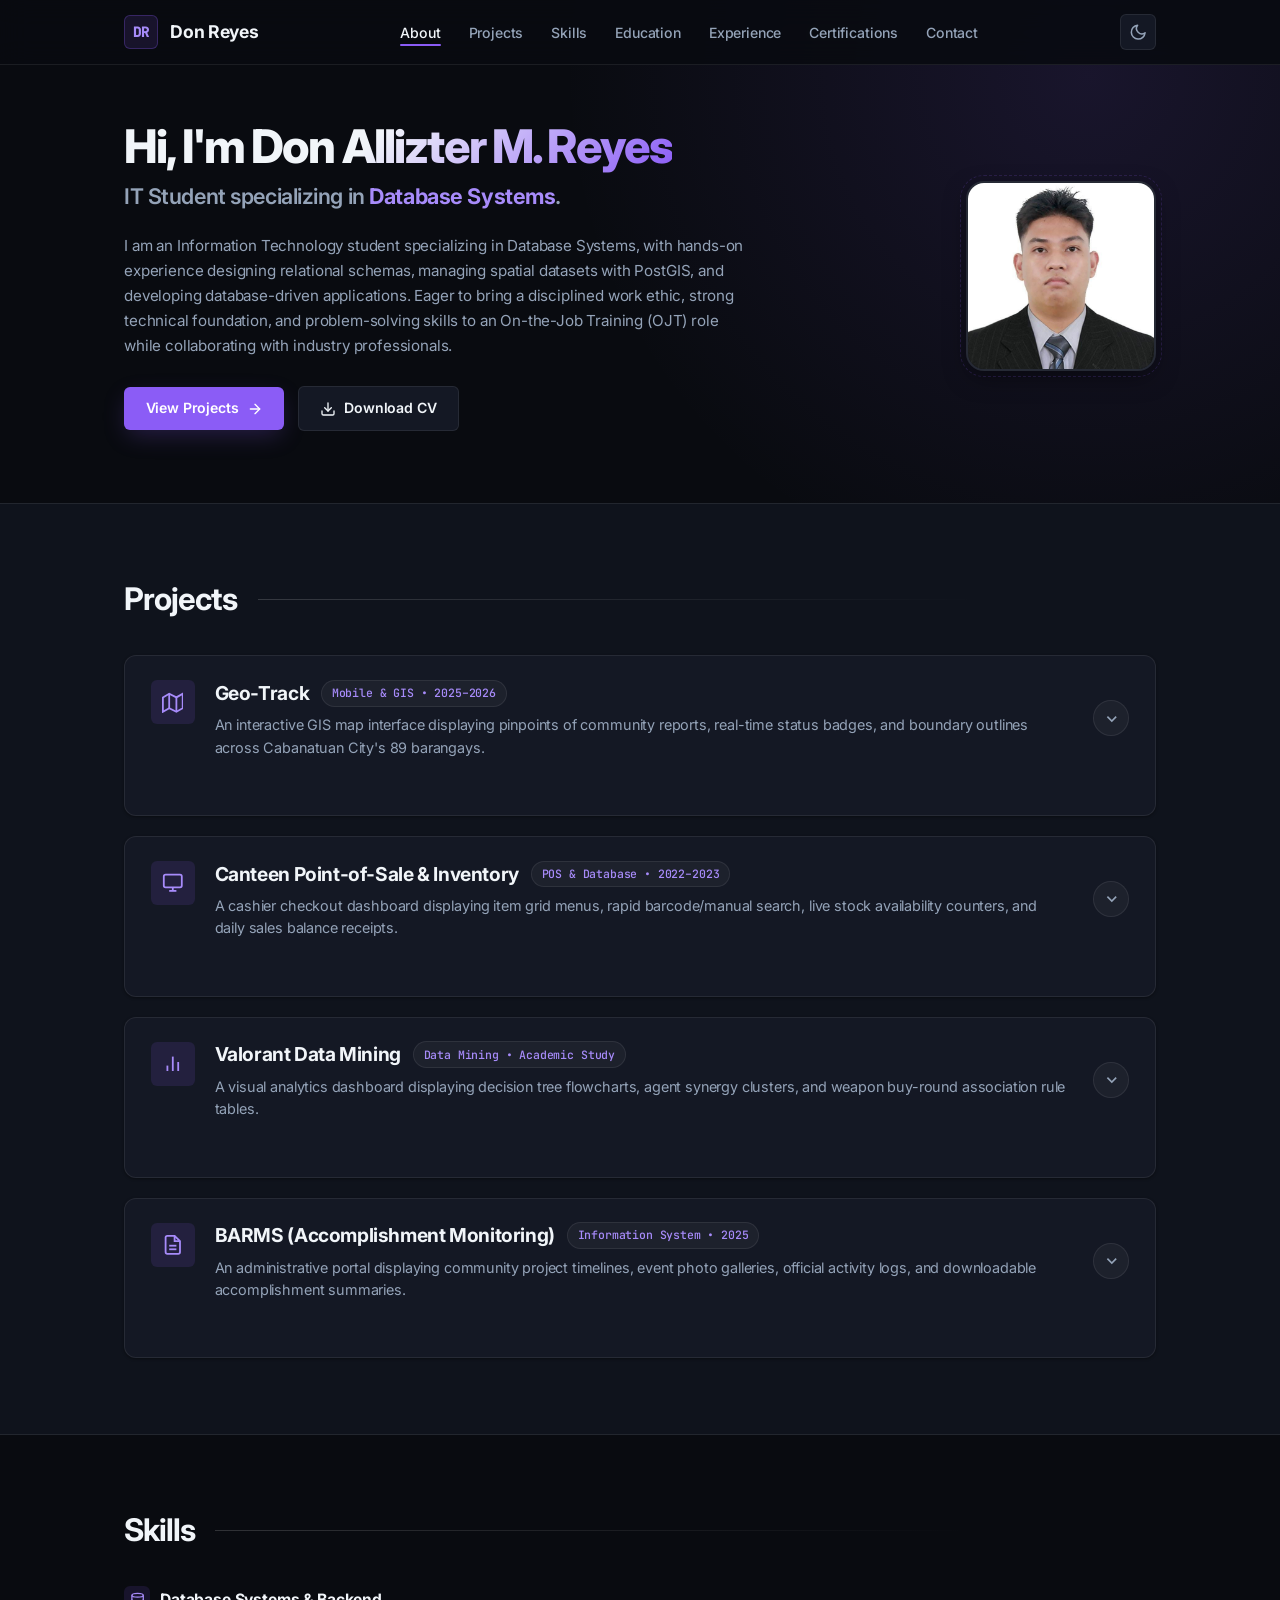
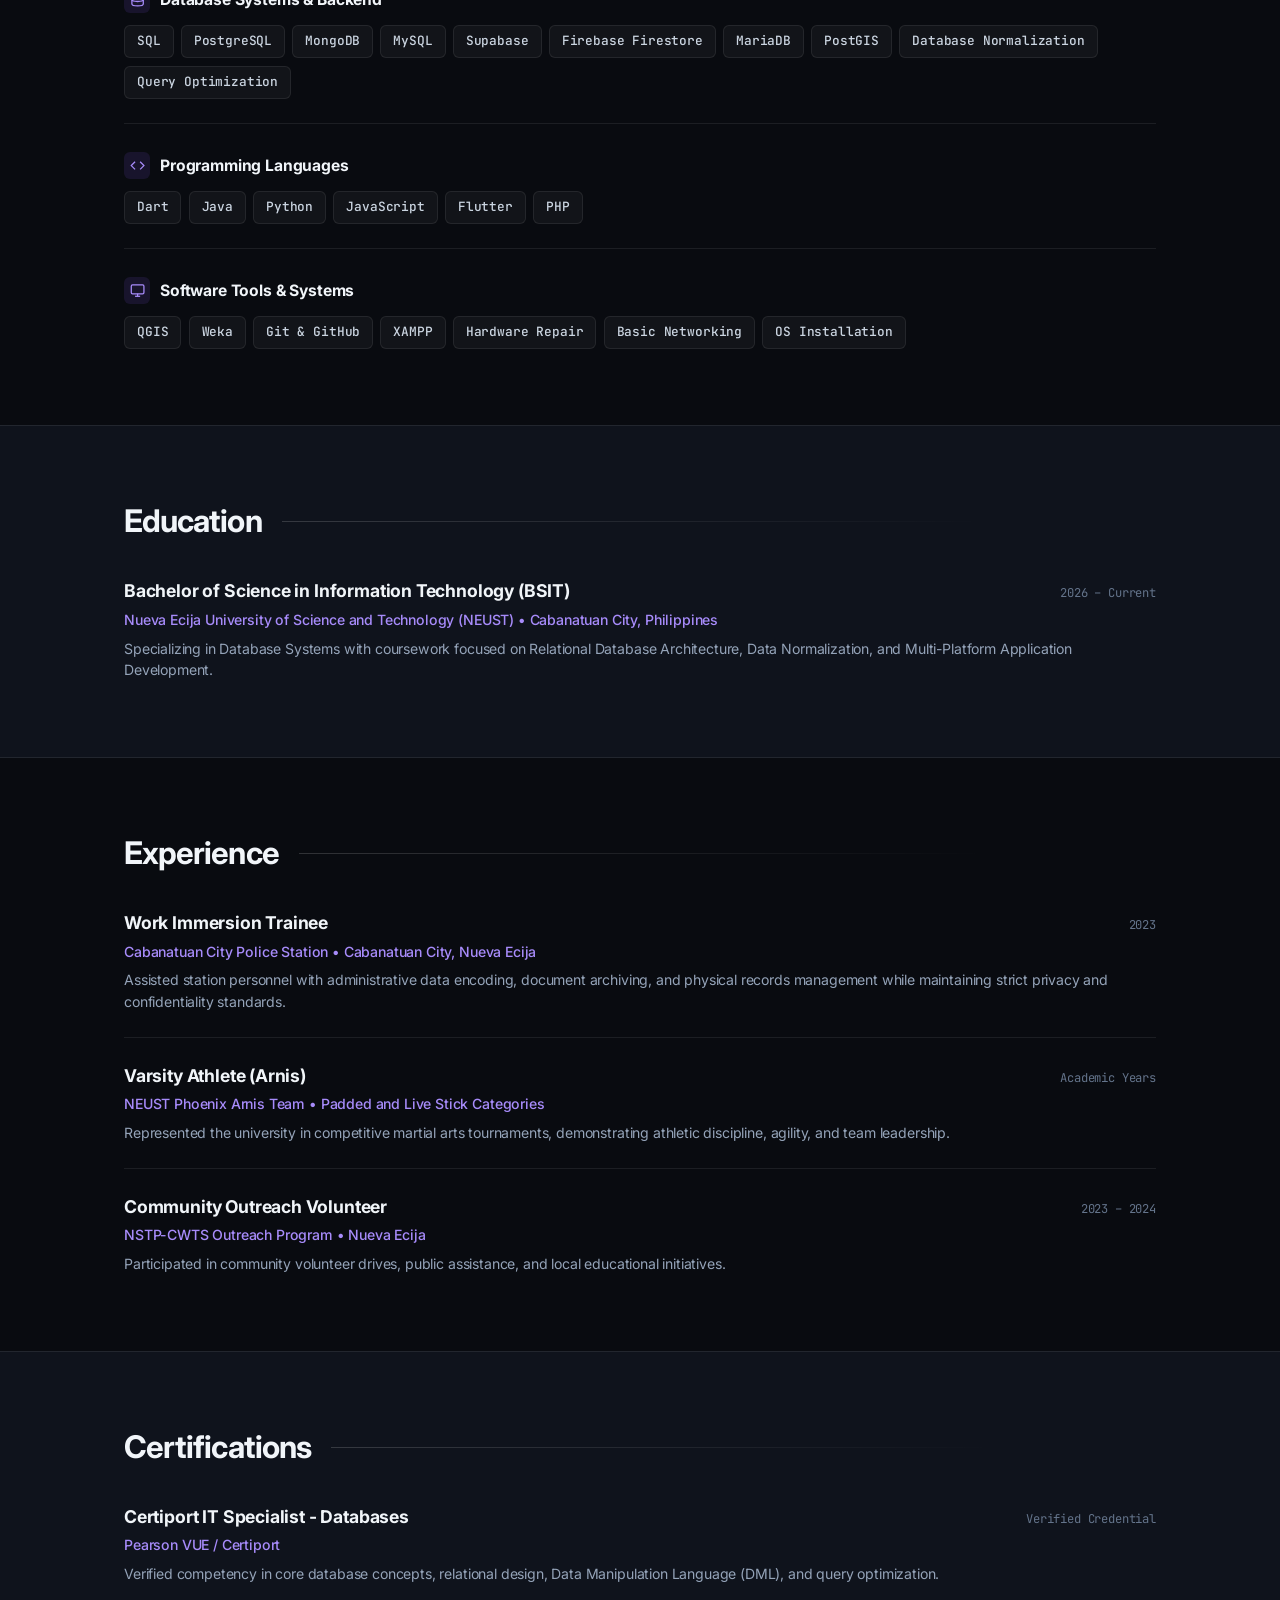
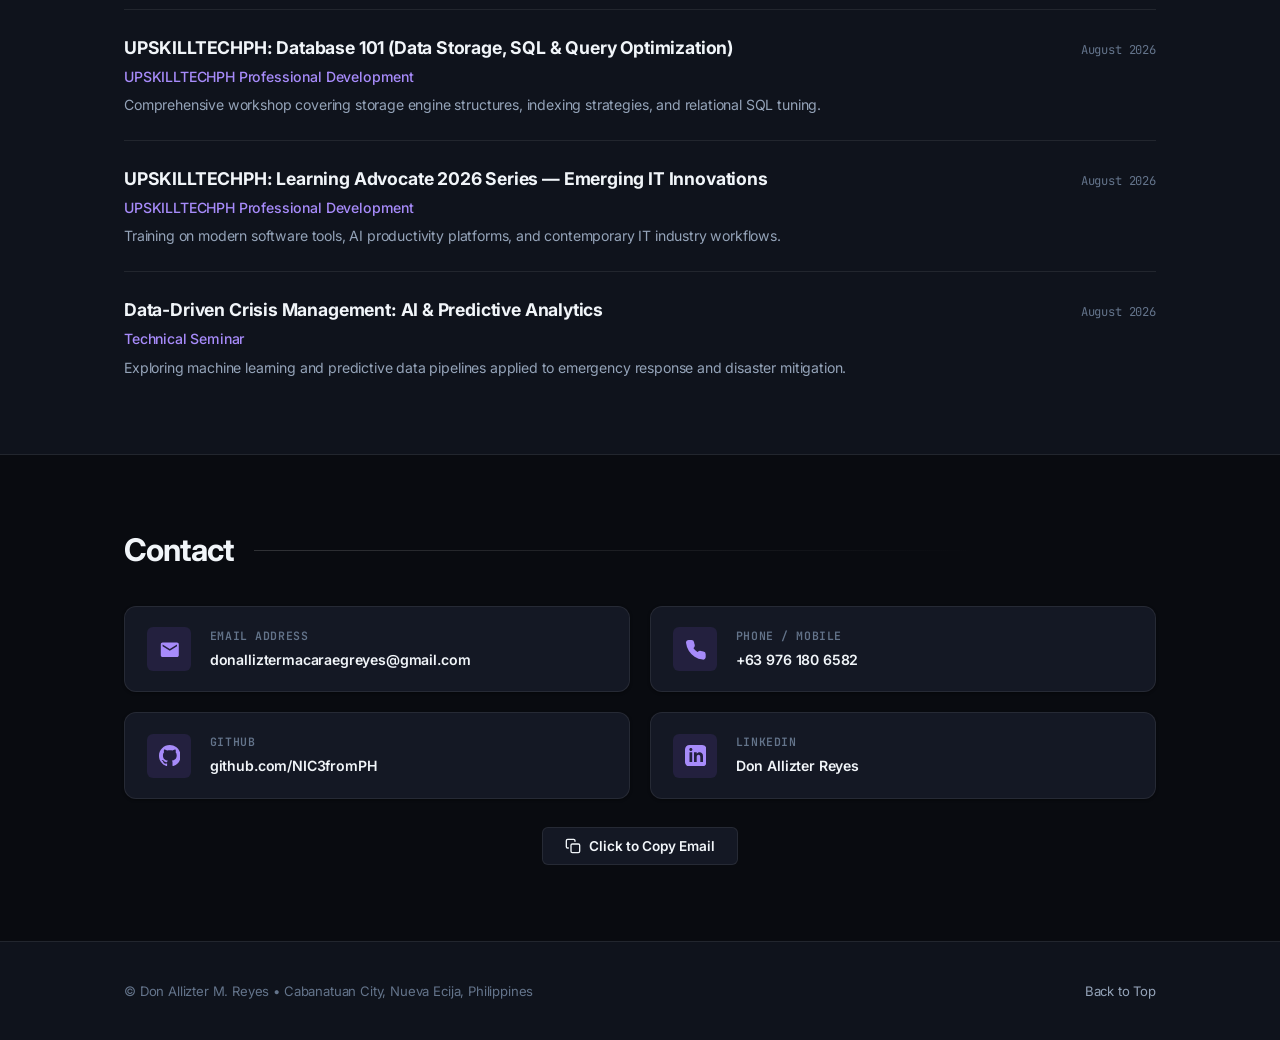
<file: index.html>
<!DOCTYPE html>
<html lang="en" data-theme="dark">

<head>
    <meta charset="UTF-8">
    <meta name="viewport" content="width=device-width, initial-scale=1.0">
    <title>Don Allizter M. Reyes | IT Specialist - Database Systems</title>
    <meta name="description"
        content="Personal portfolio of Don Allizter M. Reyes — IT Student specializing in Database Systems.">
    <meta name="author" content="Don Allizter M. Reyes">

    <link rel="icon"
        href="data:image/svg+xml,<svg xmlns=%22http://www.w3.org/2000/svg%22 viewBox=%220 0 100 100%22><rect width=%22100%22 height=%22100%22 rx=%2220%22 fill=%22%238b5cf6%22/><text x=%2250%22 y=%2265%22 font-family=%22sans-serif%22 font-size=%2250%22 font-weight=%22bold%22 text-anchor=%22middle%22 fill=%22white%22>DR</text></svg>">

    <link rel="preconnect" href="https://fonts.googleapis.com">
    <link rel="preconnect" href="https://fonts.gstatic.com" crossorigin>
    <link
        href="https://fonts.googleapis.com/css2?family=Inter:wght@400;500;600;700;800&family=JetBrains+Mono:wght@400;500;600&display=swap"
        rel="stylesheet">

    <link rel="stylesheet" href="Portfolio.css">
</head>

<body>

    <header class="navbar" id="navbar">
        <div class="container navbar-container">
            <a href="#about" class="nav-brand" aria-label="Don Allizter Reyes Portfolio">
                <span class="brand-monogram">DR</span>
                <span class="brand-text">Don Reyes</span>
            </a>

            <nav aria-label="Main Navigation">
                <ul class="nav-links" id="nav-links">
                    <li><a href="#about" class="nav-link active">About</a></li>
                    <li><a href="#projects" class="nav-link">Projects</a></li>
                    <li><a href="#skills" class="nav-link">Skills</a></li>
                    <li><a href="#education" class="nav-link">Education</a></li>
                    <li><a href="#experience" class="nav-link">Experience</a></li>
                    <li><a href="#certifications" class="nav-link">Certifications</a></li>
                    <li><a href="#contact" class="nav-link">Contact</a></li>
                </ul>
            </nav>

            <div class="nav-actions">
                <button id="theme-toggle" class="theme-toggle" aria-label="Toggle Light and Dark Mode"
                    title="Toggle Theme">
                    <svg class="theme-icon-sun" viewBox="0 0 24 24">
                        <circle cx="12" cy="12" r="5"></circle>
                        <line x1="12" y1="1" x2="12" y2="3"></line>
                        <line x1="12" y1="21" x2="12" y2="23"></line>
                        <line x1="4.22" y1="4.22" x2="5.64" y2="5.64"></line>
                        <line x1="18.36" y1="18.36" x2="19.78" y2="19.78"></line>
                        <line x1="1" y1="12" x2="3" y2="12"></line>
                        <line x1="21" y1="12" x2="23" y2="12"></line>
                        <line x1="4.22" y1="19.78" x2="5.64" y2="18.36"></line>
                        <line x1="18.36" y1="5.64" x2="19.78" y2="4.22"></line>
                    </svg>
                    <svg class="theme-icon-moon" viewBox="0 0 24 24">
                        <path d="M21 12.79A9 9 0 1 1 11.21 3 7 7 0 0 0 21 12.79z"></path>
                    </svg>
                </button>

                <button id="mobile-menu-btn" class="mobile-menu-btn" aria-label="Toggle navigation menu"
                    aria-expanded="false">
                    <svg viewBox="0 0 24 24">
                        <line x1="3" y1="12" x2="21" y2="12"></line>
                        <line x1="3" y1="6" x2="21" y2="6"></line>
                        <line x1="3" y1="18" x2="21" y2="18"></line>
                    </svg>
                </button>
            </div>
        </div>
    </header>

    <main>
        <section class="section hero-section" id="about">
            <div class="container">
                <div class="hero-grid">

                    <div class="hero-content">
                        <h1 class="hero-title">
                            Hi, I'm <span class="name-highlight">Don Allizter M. Reyes</span>
                        </h1>

                        <p class="hero-headline">
                            IT Student specializing in <span class="headline-focus">Database Systems</span>.
                        </p>

                        <p class="hero-bio">
                            I am an Information Technology student specializing in Database Systems, with hands-on
                            experience designing relational schemas, managing spatial datasets with PostGIS, and
                            developing database-driven applications. Eager to bring a disciplined work ethic, strong
                            technical foundation, and problem-solving skills to an On-the-Job Training (OJT) role while
                            collaborating with industry professionals.
                        </p>

                        <div class="hero-actions">
                            <a href="#projects" class="btn btn-primary">
                                <span>View Projects</span>
                                <svg viewBox="0 0 24 24">
                                    <line x1="5" y1="12" x2="19" y2="12"></line>
                                    <polyline points="12 5 19 12 12 19"></polyline>
                                </svg>
                            </a>

                            <a href="assets/Don_Allizter_Reyes_Resume.pdf" target="_blank"
                                download="Don_Allizter_Reyes_Resume.pdf" class="btn btn-secondary">
                                <svg viewBox="0 0 24 24">
                                    <path d="M21 15v4a2 2 0 0 1-2 2H5a2 2 0 0 1-2-2v-4"></path>
                                    <polyline points="7 10 12 15 17 10"></polyline>
                                    <line x1="12" y1="15" x2="12" y2="3"></line>
                                </svg>
                                <span>Download CV</span>
                            </a>
                        </div>
                    </div>

                    <div class="hero-avatar-wrapper">
                        <img src="assets/profile.jpg" alt="Don Allizter M. Reyes" class="hero-avatar" width="190"
                            height="190">
                    </div>

                </div>
            </div>
        </section>

        <section class="section section-alt" id="projects">
            <div class="container">
                <div class="section-header">
                    <h2 class="section-title">Projects</h2>
                </div>

                <div class="projects-stack">

                    <div class="project-card">
                        <div class="project-card-main">
                            <div class="project-main-left">
                                <span class="project-icon-badge">
                                    <svg viewBox="0 0 24 24" fill="none" stroke="currentColor">
                                        <polygon points="1 6 1 22 8 18 16 22 23 18 23 2 16 6 8 2 1 6"></polygon>
                                        <line x1="8" y1="2" x2="8" y2="18"></line>
                                        <line x1="16" y1="6" x2="16" y2="22"></line>
                                    </svg>
                                </span>
                                <div class="project-content-col">
                                    <div class="project-title-row">
                                        <h3 class="project-title">Geo-Track</h3>
                                        <span class="project-meta-pill">Mobile & GIS • 2025–2026</span>
                                    </div>
                                    <p class="project-summary-text">
                                        An interactive GIS map interface displaying pinpoints of community reports,
                                        real-time status badges, and boundary outlines across Cabanatuan City's 89
                                        barangays.
                                    </p>
                                </div>
                            </div>

                            <div class="project-main-right">
                                <button class="project-expand-circle" type="button"
                                    aria-label="Toggle Geo-Track details" aria-expanded="false">
                                    <svg viewBox="0 0 24 24" fill="none" stroke="currentColor">
                                        <polyline points="6 9 12 15 18 9"></polyline>
                                    </svg>
                                </button>
                            </div>
                        </div>

                        <div class="project-drawer">
                            <div class="project-drawer-content">
                                <ul class="project-highlights">
                                    <li>Full-screen interactive map with color-coded markers and barangay boundary
                                        polygons.</li>
                                    <li>Citizen feed showing uploaded incident photos, concern categories, and
                                        resolution progress indicators.</li>
                                    <li>Admin dispatch dashboard with barangay-level search, filter bars, and status
                                        updates.</li>
                                </ul>
                                <div class="project-tags">
                                    <span class="p-tag">Interactive Map</span>
                                    <span class="p-tag">Citizen Feed</span>
                                    <span class="p-tag">Status Badges</span>
                                    <span class="p-tag">Flutter UI</span>
                                    <span class="p-tag">PostGIS</span>
                                </div>
                            </div>
                        </div>
                    </div>

                    <div class="project-card">
                        <div class="project-card-main">
                            <div class="project-main-left">
                                <span class="project-icon-badge">
                                    <svg viewBox="0 0 24 24" fill="none" stroke="currentColor">
                                        <rect x="2" y="3" width="20" height="14" rx="2" ry="2"></rect>
                                        <line x1="8" y1="21" x2="16" y2="21"></line>
                                        <line x1="12" y1="17" x2="12" y2="21"></line>
                                    </svg>
                                </span>
                                <div class="project-content-col">
                                    <div class="project-title-row">
                                        <h3 class="project-title">Canteen Point-of-Sale & Inventory</h3>
                                        <span class="project-meta-pill">POS & Database • 2022–2023</span>
                                    </div>
                                    <p class="project-summary-text">
                                        A cashier checkout dashboard displaying item grid menus, rapid barcode/manual
                                        search, live stock availability counters, and daily sales balance receipts.
                                    </p>
                                </div>
                            </div>

                            <div class="project-main-right">
                                <button class="project-expand-circle" type="button"
                                    aria-label="Toggle Canteen POS details" aria-expanded="false">
                                    <svg viewBox="0 0 24 24" fill="none" stroke="currentColor">
                                        <polyline points="6 9 12 15 18 9"></polyline>
                                    </svg>
                                </button>
                            </div>
                        </div>

                        <div class="project-drawer">
                            <div class="project-drawer-content">
                                <ul class="project-highlights">
                                    <li>Visual register interface with quick-tap menu tiles, quantity modifiers, and
                                        subtotal calculation.</li>
                                    <li>Real-time inventory table highlighting color-coded low-stock warnings and
                                        replenishment logs.</li>
                                    <li>Daily transaction summary screen generating sales totals and printable
                                        end-of-shift receipts.</li>
                                </ul>
                                <div class="project-tags">
                                    <span class="p-tag">POS Register</span>
                                    <span class="p-tag">Stock Indicators</span>
                                    <span class="p-tag">Sales Summary</span>
                                    <span class="p-tag">Item Grid</span>
                                </div>
                            </div>
                        </div>
                    </div>

                    <div class="project-card">
                        <div class="project-card-main">
                            <div class="project-main-left">
                                <span class="project-icon-badge">
                                    <svg viewBox="0 0 24 24" fill="none" stroke="currentColor">
                                        <line x1="18" y1="20" x2="18" y2="10"></line>
                                        <line x1="12" y1="20" x2="12" y2="4"></line>
                                        <line x1="6" y1="20" x2="6" y2="14"></line>
                                    </svg>
                                </span>
                                <div class="project-content-col">
                                    <div class="project-title-row">
                                        <h3 class="project-title">Valorant Data Mining</h3>
                                        <span class="project-meta-pill">Data Mining • Academic Study</span>
                                    </div>
                                    <p class="project-summary-text">
                                        A visual analytics dashboard displaying decision tree flowcharts, agent synergy
                                        clusters, and weapon buy-round association rule tables.
                                    </p>
                                </div>
                            </div>

                            <div class="project-main-right">
                                <button class="project-expand-circle" type="button"
                                    aria-label="Toggle Valorant Data Mining details" aria-expanded="false">
                                    <svg viewBox="0 0 24 24" fill="none" stroke="currentColor">
                                        <polyline points="6 9 12 15 18 9"></polyline>
                                    </svg>
                                </button>
                            </div>
                        </div>

                        <div class="project-drawer">
                            <div class="project-drawer-content">
                                <ul class="project-highlights">
                                    <li>Branching decision tree diagram charting win/loss probabilities across match
                                        rounds.</li>
                                    <li>Association rule table mapping high-confidence agent selections and weapon
                                        pairings.</li>
                                    <li>Comparative telemetry charts graphing player combat scores, headshot rates, and
                                        victory trends.</li>
                                </ul>
                                <div class="project-tags">
                                    <span class="p-tag">Decision Trees</span>
                                    <span class="p-tag">Rule Tables</span>
                                    <span class="p-tag">Analytics Charts</span>
                                    <span class="p-tag">Weka</span>
                                </div>
                            </div>
                        </div>
                    </div>

                    <div class="project-card">
                        <div class="project-card-main">
                            <div class="project-main-left">
                                <span class="project-icon-badge">
                                    <svg viewBox="0 0 24 24" fill="none" stroke="currentColor">
                                        <path d="M14 2H6a2 2 0 0 0-2 2v16a2 2 0 0 0 2 2h12a2 2 0 0 0 2-2V8z"></path>
                                        <polyline points="14 2 14 8 20 8"></polyline>
                                        <line x1="16" y1="13" x2="8" y2="13"></line>
                                        <line x1="16" y1="17" x2="8" y2="17"></line>
                                    </svg>
                                </span>
                                <div class="project-content-col">
                                    <div class="project-title-row">
                                        <h3 class="project-title">BARMS (Accomplishment Monitoring)</h3>
                                        <span class="project-meta-pill">Information System • 2025</span>
                                    </div>
                                    <p class="project-summary-text">
                                        An administrative portal displaying community project timelines, event photo
                                        galleries, official activity logs, and downloadable accomplishment summaries.
                                    </p>
                                </div>
                            </div>

                            <div class="project-main-right">
                                <button class="project-expand-circle" type="button" aria-label="Toggle BARMS details"
                                    aria-expanded="false">
                                    <svg viewBox="0 0 24 24" fill="none" stroke="currentColor">
                                        <polyline points="6 9 12 15 18 9"></polyline>
                                    </svg>
                                </button>
                            </div>
                        </div>

                        <div class="project-drawer">
                            <div class="project-drawer-content">
                                <ul class="project-highlights">
                                    <li>Chronological accomplishment timeline showcasing completed community projects
                                        with photo documentation.</li>
                                    <li>Searchable records data table with quick filtering by date, department, and
                                        project status.</li>
                                    <li>Automated report generator rendering standardized printable monthly
                                        accomplishment summaries.</li>
                                </ul>
                                <div class="project-tags">
                                    <span class="p-tag">Admin Dashboard</span>
                                    <span class="p-tag">Activity Timeline</span>
                                    <span class="p-tag">Records Table</span>
                                    <span class="p-tag">Reports</span>
                                </div>
                            </div>
                        </div>
                    </div>

                </div>
            </div>
        </section>

        <section class="section" id="skills">
            <div class="container">
                <div class="section-header">
                    <h2 class="section-title">Skills</h2>
                </div>

                <div class="skills-open-container">

                    <div class="skill-category-row">
                        <div class="skill-category-header">
                            <span class="skill-category-icon">
                                <svg viewBox="0 0 24 24" fill="none" stroke="currentColor">
                                    <ellipse cx="12" cy="5" rx="9" ry="3"></ellipse>
                                    <path d="M21 12c0 1.66-4 3-9 3s-9-1.34-9-3"></path>
                                    <path d="M3 5v14c0 1.66 4 3 9 3s9-1.34 9-3V5"></path>
                                </svg>
                            </span>
                            <h3 class="skill-category-name">Database Systems & Backend</h3>
                        </div>
                        <div class="skills-tags-flow">
                            <span class="skill-tag">SQL</span>
                            <span class="skill-tag">PostgreSQL</span>
                            <span class="skill-tag">MongoDB</span>
                            <span class="skill-tag">MySQL</span>
                            <span class="skill-tag">Supabase</span>
                            <span class="skill-tag">Firebase Firestore</span>
                            <span class="skill-tag">MariaDB</span>
                            <span class="skill-tag">PostGIS</span>
                            <span class="skill-tag">Database Normalization</span>
                            <span class="skill-tag">Query Optimization</span>
                        </div>
                    </div>

                    <div class="skill-category-row">
                        <div class="skill-category-header">
                            <span class="skill-category-icon">
                                <svg viewBox="0 0 24 24" fill="none" stroke="currentColor">
                                    <polyline points="16 18 22 12 16 6"></polyline>
                                    <polyline points="8 6 2 12 8 18"></polyline>
                                </svg>
                            </span>
                            <h3 class="skill-category-name">Programming Languages</h3>
                        </div>
                        <div class="skills-tags-flow">
                            <span class="skill-tag">Dart</span>
                            <span class="skill-tag">Java</span>
                            <span class="skill-tag">Python</span>
                            <span class="skill-tag">JavaScript</span>
                            <span class="skill-tag">Flutter</span>
                            <span class="skill-tag">PHP</span>
                        </div>
                    </div>

                    <div class="skill-category-row">
                        <div class="skill-category-header">
                            <span class="skill-category-icon">
                                <svg viewBox="0 0 24 24" fill="none" stroke="currentColor">
                                    <rect x="2" y="3" width="20" height="14" rx="2" ry="2"></rect>
                                    <line x1="8" y1="21" x2="16" y2="21"></line>
                                    <line x1="12" y1="17" x2="12" y2="21"></line>
                                </svg>
                            </span>
                            <h3 class="skill-category-name">Software Tools & Systems</h3>
                        </div>
                        <div class="skills-tags-flow">
                            <span class="skill-tag">QGIS</span>
                            <span class="skill-tag">Weka</span>
                            <span class="skill-tag">Git & GitHub</span>
                            <span class="skill-tag">XAMPP</span>
                            <span class="skill-tag">Hardware Repair</span>
                            <span class="skill-tag">Basic Networking</span>
                            <span class="skill-tag">OS Installation</span>
                        </div>
                    </div>

                </div>
            </div>
        </section>

        <section class="section section-alt" id="education">
            <div class="container">
                <div class="section-header">
                    <h2 class="section-title">Education</h2>
                </div>

                <div class="resume-list">
                    <div class="resume-item">
                        <div class="resume-item-top">
                            <h3 class="resume-item-title">Bachelor of Science in Information Technology (BSIT)</h3>
                            <span class="resume-item-date">2026 – Current</span>
                        </div>
                        <p class="resume-item-subtitle">Nueva Ecija University of Science and Technology (NEUST) •
                            Cabanatuan City, Philippines</p>
                        <p class="resume-item-desc">
                            Specializing in Database Systems with coursework focused on Relational Database
                            Architecture, Data Normalization, and Multi-Platform Application Development.
                        </p>
                    </div>
                </div>
            </div>
        </section>

        <section class="section" id="experience">
            <div class="container">
                <div class="section-header">
                    <h2 class="section-title">Experience</h2>
                </div>

                <div class="resume-list">
                    <div class="resume-item">
                        <div class="resume-item-top">
                            <h3 class="resume-item-title">Work Immersion Trainee</h3>
                            <span class="resume-item-date">2023</span>
                        </div>
                        <p class="resume-item-subtitle">Cabanatuan City Police Station • Cabanatuan City, Nueva Ecija
                        </p>
                        <p class="resume-item-desc">
                            Assisted station personnel with administrative data encoding, document archiving, and
                            physical records management while maintaining strict privacy and confidentiality standards.
                        </p>
                    </div>

                    <div class="resume-item">
                        <div class="resume-item-top">
                            <h3 class="resume-item-title">Varsity Athlete (Arnis)</h3>
                            <span class="resume-item-date">Academic Years</span>
                        </div>
                        <p class="resume-item-subtitle">NEUST Phoenix Arnis Team • Padded and Live Stick Categories</p>
                        <p class="resume-item-desc">
                            Represented the university in competitive martial arts tournaments, demonstrating athletic
                            discipline, agility, and team leadership.
                        </p>
                    </div>

                    <div class="resume-item">
                        <div class="resume-item-top">
                            <h3 class="resume-item-title">Community Outreach Volunteer</h3>
                            <span class="resume-item-date">2023 – 2024</span>
                        </div>
                        <p class="resume-item-subtitle">NSTP-CWTS Outreach Program • Nueva Ecija</p>
                        <p class="resume-item-desc">
                            Participated in community volunteer drives, public assistance, and local educational
                            initiatives.
                        </p>
                    </div>
                </div>
            </div>
        </section>

        <section class="section section-alt" id="certifications">
            <div class="container">
                <div class="section-header">
                    <h2 class="section-title">Certifications</h2>
                </div>

                <div class="resume-list">
                    <div class="resume-item">
                        <div class="resume-item-top">
                            <h3 class="resume-item-title">Certiport IT Specialist - Databases</h3>
                            <span class="resume-item-date">Verified Credential</span>
                        </div>
                        <p class="resume-item-subtitle">Pearson VUE / Certiport</p>
                        <p class="resume-item-desc">
                            Verified competency in core database concepts, relational design, Data Manipulation Language
                            (DML), and query optimization.
                        </p>
                    </div>

                    <div class="resume-item">
                        <div class="resume-item-top">
                            <h3 class="resume-item-title">UPSKILLTECHPH: Database 101 (Data Storage, SQL & Query
                                Optimization)</h3>
                            <span class="resume-item-date">August 2026</span>
                        </div>
                        <p class="resume-item-subtitle">UPSKILLTECHPH Professional Development</p>
                        <p class="resume-item-desc">
                            Comprehensive workshop covering storage engine structures, indexing strategies, and
                            relational SQL tuning.
                        </p>
                    </div>

                    <div class="resume-item">
                        <div class="resume-item-top">
                            <h3 class="resume-item-title">UPSKILLTECHPH: Learning Advocate 2026 Series — Emerging IT
                                Innovations</h3>
                            <span class="resume-item-date">August 2026</span>
                        </div>
                        <p class="resume-item-subtitle">UPSKILLTECHPH Professional Development</p>
                        <p class="resume-item-desc">
                            Training on modern software tools, AI productivity platforms, and contemporary IT industry
                            workflows.
                        </p>
                    </div>

                    <div class="resume-item">
                        <div class="resume-item-top">
                            <h3 class="resume-item-title">Data-Driven Crisis Management: AI & Predictive Analytics</h3>
                            <span class="resume-item-date">August 2026</span>
                        </div>
                        <p class="resume-item-subtitle">Technical Seminar</p>
                        <p class="resume-item-desc">
                            Exploring machine learning and predictive data pipelines applied to emergency response and
                            disaster mitigation.
                        </p>
                    </div>
                </div>
            </div>
        </section>

        <section class="section" id="contact">
            <div class="container">
                <div class="section-header">
                    <h2 class="section-title">Contact</h2>
                </div>

                <div class="contact-grid">
                    <a href="mailto:donalliztermacaraegreyes@gmail.com" class="contact-card" id="contact-email-link">
                        <div class="contact-icon">
                            <svg viewBox="0 0 24 24">
                                <path
                                    d="M20 4H4c-1.1 0-1.99.9-1.99 2L2 18c0 1.1.9 2 2 2h16c1.1 0 2-.9 2-2V6c0-1.1-.9-2-2-2zm0 4l-8 5-8-5V6l8 5 8-5v2z" />
                            </svg>
                        </div>
                        <div class="contact-info">
                            <span class="contact-label">Email Address</span>
                            <span class="contact-value">donalliztermacaraegreyes@gmail.com</span>
                        </div>
                    </a>

                    <a href="tel:+639761806582" class="contact-card">
                        <div class="contact-icon">
                            <svg viewBox="0 0 24 24" fill="none" stroke="currentColor" stroke-width="2"
                                stroke-linecap="round" stroke-linejoin="round">
                                <path
                                    d="M22 16.92v3a2 2 0 0 1-2.18 2 19.79 19.79 0 0 1-8.63-3.07 19.5 19.5 0 0 1-6-6 19.79 19.79 0 0 1-3.07-8.67A2 2 0 0 1 4.11 2h3a2 2 0 0 1 2 1.72 12.84 12.84 0 0 0 .7 2.81 2 2 0 0 1-.45 2.11L8.09 9.91a16 16 0 0 0 6 6l1.27-1.27a2 2 0 0 1 2.11-.45 12.84 12.84 0 0 0 2.81.7A2 2 0 0 1 22 16.92z" />
                            </svg>
                        </div>
                        <div class="contact-info">
                            <span class="contact-label">Phone / Mobile</span>
                            <span class="contact-value">+63 976 180 6582</span>
                        </div>
                    </a>

                    <a href="https://github.com/NIC3fromPH" target="_blank" rel="noopener noreferrer"
                        class="contact-card">
                        <div class="contact-icon">
                            <svg viewBox="0 0 24 24">
                                <path
                                    d="M12 0C5.37 0 0 5.37 0 12c0 5.31 3.435 9.795 8.205 11.385.6.105.825-.255.825-.57 0-.285-.015-1.23-.015-2.235-3.015.555-3.795-.735-4.035-1.41-.135-.345-.72-1.41-1.23-1.695-.42-.225-1.02-.78-.015-.795.945-.015 1.62.87 1.845 1.23 1.08 1.815 2.805 1.305 3.495.99.105-.78.42-1.305.765-1.605-2.67-.3-5.46-1.335-5.46-5.925 0-1.305.465-2.385 1.23-3.225-.12-.3-.54-1.53.12-3.18 0 0 1.005-.315 3.3 1.23.96-.27 1.98-.405 3-.405s2.04.135 3 .405c2.295-1.56 3.3-1.23 3.3-1.23.66 1.65.24 2.88.12 3.18.765.84 1.23 1.905 1.23 3.225 0 4.605-2.805 5.625-5.475 5.925.435.375.81 1.095.81 2.22 0 1.605-.015 2.895-.015 3.3 0 .315.225.69.825.57A12.02 12.02 0 0 0 24 12c0-6.63-5.37-12-12-12z" />
                            </svg>
                        </div>
                        <div class="contact-info">
                            <span class="contact-label">GitHub</span>
                            <span class="contact-value">github.com/NIC3fromPH</span>
                        </div>
                    </a>

                    <a href="https://linkedin.com" target="_blank" rel="noopener noreferrer" class="contact-card">
                        <div class="contact-icon">
                            <svg viewBox="0 0 24 24">
                                <path
                                    d="M19 0h-14c-2.761 0-5 2.239-5 5v14c0 2.761 2.239 5 5 5h14c2.762 0 5-2.239 5-5v-14c0-2.761-2.238-5-5-5zm-11 19h-3v-11h3v11zm-1.5-12.268c-.966 0-1.75-.79-1.75-1.764s.784-1.764 1.75-1.764 1.75.79 1.75 1.764-.783 1.764-1.75 1.764zm13.5 12.268h-3v-5.604c0-3.368-4-3.113-4 0v5.604h-3v-11h3v1.765c1.396-2.586 7-2.777 7 2.476v6.759z" />
                            </svg>
                        </div>
                        <div class="contact-info">
                            <span class="contact-label">LinkedIn</span>
                            <span class="contact-value">Don Allizter Reyes</span>
                        </div>
                    </a>
                </div>

                <div class="contact-copy-row">
                    <button id="copy-email-btn" class="btn btn-secondary" style="font-size: 0.85rem;">
                        <svg viewBox="0 0 24 24" width="15" height="15">
                            <rect x="9" y="9" width="13" height="13" rx="2" ry="2"></rect>
                            <path d="M5 15H4a2 2 0 0 1-2-2V4a2 2 0 0 1 2-2h9a2 2 0 0 1 2 2v1"></path>
                        </svg>
                        <span class="copy-btn-text">Click to Copy Email</span>
                    </button>
                </div>
            </div>
        </section>
    </main>

    <footer class="footer">
        <div class="container footer-content">
            <p class="footer-text">
                &copy; Don Allizter M. Reyes • Cabanatuan City, Nueva Ecija, Philippines
            </p>
            <div class="footer-links">
                <a href="#about" class="footer-link">Back to Top</a>
            </div>
        </div>
    </footer>

    <div class="toast" id="toast" role="alert" aria-live="polite"></div>

    <script src="Portfolio.js"></script>
</body>

</html>
</file>
<file: Portfolio.css>
:root {
    --bg-primary: #090b10;
    --bg-secondary: #0f131c;
    --bg-card: #141824;
    --bg-card-hover: #181d2a;
    --bg-input: #111520;
    --bg-glass: rgba(9, 11, 16, 0.88);

    --text-primary: #f1f5f9;
    --text-secondary: #94a3b8;
    --text-muted: #64748b;
    --text-accent: #a78bfa;

    --accent-primary: #8b5cf6;
    --accent-primary-hover: #7c3aed;
    --accent-soft: rgba(139, 92, 246, 0.12);
    --accent-border: rgba(139, 92, 246, 0.28);
    --accent-glow: rgba(139, 92, 246, 0.12);

    --border-subtle: rgba(255, 255, 255, 0.08);
    --border-hover: rgba(255, 255, 255, 0.16);

    --badge-bg: rgba(255, 255, 255, 0.04);
    --badge-border: rgba(255, 255, 255, 0.08);
    --badge-text: #cbd5e1;

    --shadow-sm: 0 1px 3px rgba(0, 0, 0, 0.4);
    --shadow-md: 0 8px 24px -4px rgba(0, 0, 0, 0.5);
    --shadow-lg: 0 16px 32px -8px rgba(0, 0, 0, 0.6);
    --shadow-accent: 0 8px 25px -4px rgba(139, 92, 246, 0.25);

    --radius-sm: 6px;
    --radius-md: 12px;
    --radius-lg: 18px;
    --radius-full: 9999px;

    --font-sans: 'Inter', system-ui, -apple-system, BlinkMacSystemFont, 'Segoe UI', Roboto, sans-serif;
    --font-mono: 'JetBrains Mono', ui-monospace, SFMono-Regular, Menlo, Monaco, Consolas, monospace;

    --transition-fast: 0.15s ease;
    --transition-normal: 0.25s ease;
    --transition-smooth: 0.35s cubic-bezier(0.16, 1, 0.3, 1);

    --max-width: 1080px;
}

[data-theme="light"] {
    --bg-primary: #f8fafc;
    --bg-secondary: #f1f5f9;
    --bg-card: #ffffff;
    --bg-card-hover: #f8fafc;
    --bg-input: #ffffff;
    --bg-glass: rgba(248, 250, 252, 0.9);

    --text-primary: #0f172a;
    --text-secondary: #475569;
    --text-muted: #64748b;
    --text-accent: #6d28d9;

    --accent-primary: #7c3aed;
    --accent-primary-hover: #6d28d9;
    --accent-soft: rgba(124, 58, 237, 0.08);
    --accent-border: rgba(124, 58, 237, 0.22);
    --accent-glow: rgba(124, 58, 237, 0.08);

    --border-subtle: #e2e8f0;
    --border-hover: #cbd5e1;

    --badge-bg: #f1f5f9;
    --badge-border: #e2e8f0;
    --badge-text: #334155;

    --shadow-sm: 0 1px 3px rgba(0, 0, 0, 0.05);
    --shadow-md: 0 6px 18px -3px rgba(0, 0, 0, 0.07);
    --shadow-lg: 0 14px 28px -6px rgba(0, 0, 0, 0.08);
    --shadow-accent: 0 8px 25px -4px rgba(124, 58, 237, 0.2);
}

*,
*::before,
*::after {
    box-sizing: border-box;
    margin: 0;
    padding: 0;
}

html {
    scroll-behavior: smooth;
    font-size: 16px;
    -webkit-text-size-adjust: 100%;
}

body {
    font-family: var(--font-sans);
    background-color: var(--bg-primary);
    color: var(--text-primary);
    line-height: 1.6;
    font-weight: 400;
    letter-spacing: -0.01em;
    transition: background-color var(--transition-normal), color var(--transition-normal);
    overflow-x: hidden;
    min-height: 100vh;
}

a {
    color: inherit;
    text-decoration: none;
    transition: color var(--transition-fast);
}

button {
    font-family: inherit;
    cursor: pointer;
    border: none;
    background: none;
    outline: none;
}

img {
    max-width: 100%;
    display: block;
}

.container {
    width: 100%;
    max-width: var(--max-width);
    margin-left: auto;
    margin-right: auto;
    padding-left: 1.5rem;
    padding-right: 1.5rem;
}

.section {
    padding: 4.75rem 0;
    position: relative;
}

.section-alt {
    background-color: var(--bg-secondary);
    border-top: 1px solid var(--border-subtle);
    border-bottom: 1px solid var(--border-subtle);
}

.section-header {
    margin-bottom: 2.25rem;
}

.section-title {
    display: flex;
    align-items: center;
    gap: 1.25rem;
    font-size: 1.95rem;
    font-weight: 700;
    letter-spacing: -0.03em;
    color: var(--text-primary);
    line-height: 1.25;
}

.section-title::after {
    content: "";
    flex: 1;
    height: 1px;
    background: linear-gradient(90deg, var(--border-hover), transparent 80%);
}

.navbar {
    position: fixed;
    top: 0;
    left: 0;
    width: 100%;
    z-index: 1000;
    background-color: var(--bg-glass);
    backdrop-filter: blur(14px);
    -webkit-backdrop-filter: blur(14px);
    border-bottom: 1px solid var(--border-subtle);
    transition: all var(--transition-normal);
}

.navbar-container {
    display: flex;
    align-items: center;
    justify-content: space-between;
    height: 4rem;
}

.nav-brand {
    display: flex;
    align-items: center;
    gap: 0.75rem;
    font-weight: 700;
    font-size: 1.1rem;
    letter-spacing: -0.02em;
}

.brand-monogram {
    display: inline-flex;
    align-items: center;
    justify-content: center;
    width: 2.15rem;
    height: 2.15rem;
    border-radius: var(--radius-sm);
    background: var(--accent-soft);
    border: 1px solid var(--accent-border);
    color: var(--text-accent);
    font-weight: 800;
    font-family: var(--font-mono);
    font-size: 0.9rem;
}

.brand-text {
    display: inline-block;
    color: var(--text-primary);
}

.nav-links {
    display: flex;
    align-items: center;
    list-style: none;
    gap: 1.75rem;
}

.nav-link {
    font-size: 0.88rem;
    font-weight: 500;
    color: var(--text-secondary);
    transition: color var(--transition-fast);
    position: relative;
    padding: 0.35rem 0;
}

.nav-link:hover,
.nav-link.active {
    color: var(--text-primary);
}

.nav-link.active::after {
    content: "";
    position: absolute;
    bottom: 0;
    left: 0;
    width: 100%;
    height: 2px;
    background-color: var(--accent-primary);
    border-radius: 2px;
}

.nav-actions {
    display: flex;
    align-items: center;
    gap: 0.75rem;
}

.theme-toggle {
    display: inline-flex;
    align-items: center;
    justify-content: center;
    width: 2.25rem;
    height: 2.25rem;
    border-radius: var(--radius-sm);
    background: var(--bg-card);
    border: 1px solid var(--border-subtle);
    color: var(--text-secondary);
    transition: all var(--transition-fast);
}

.theme-toggle:hover {
    color: var(--text-primary);
    border-color: var(--border-hover);
    background-color: var(--bg-card-hover);
}

.theme-toggle svg {
    width: 1.15rem;
    height: 1.15rem;
    fill: none;
    stroke: currentColor;
    stroke-width: 2;
    stroke-linecap: round;
    stroke-linejoin: round;
}

.theme-icon-sun {
    display: none;
}

.theme-icon-moon {
    display: block;
}

[data-theme="light"] .theme-icon-sun {
    display: block;
}

[data-theme="light"] .theme-icon-moon {
    display: none;
}

.mobile-menu-btn {
    display: none;
    align-items: center;
    justify-content: center;
    width: 2.25rem;
    height: 2.25rem;
    border-radius: var(--radius-sm);
    background: var(--bg-card);
    border: 1px solid var(--border-subtle);
    color: var(--text-secondary);
}

.mobile-menu-btn svg {
    width: 1.25rem;
    height: 1.25rem;
    fill: none;
    stroke: currentColor;
    stroke-width: 2;
}

.hero-section {
    padding-top: 7.5rem;
    padding-bottom: 4.5rem;
    background: radial-gradient(circle at 85% 15%, var(--accent-glow) 0%, transparent 45%);
}

.hero-grid {
    display: grid;
    grid-template-columns: 1fr auto;
    gap: 3.5rem;
    align-items: center;
}

.hero-title {
    font-size: 2.9rem;
    font-weight: 800;
    line-height: 1.15;
    letter-spacing: -0.04em;
    color: var(--text-primary);
    margin-bottom: 0.5rem;
}

.hero-title .name-highlight {
    background: linear-gradient(135deg, var(--text-primary) 30%, var(--accent-primary) 100%);
    -webkit-background-clip: text;
    -webkit-text-fill-color: transparent;
}

.hero-headline {
    font-size: 1.35rem;
    font-weight: 600;
    color: var(--text-secondary);
    line-height: 1.45;
    margin-bottom: 1.25rem;
    letter-spacing: -0.02em;
}

.hero-headline .headline-focus {
    color: var(--text-accent);
    font-weight: 700;
}

.hero-bio {
    font-size: 0.95rem;
    color: var(--text-secondary);
    line-height: 1.65;
    margin-bottom: 1.75rem;
    max-width: 620px;
}

.hero-actions {
    display: flex;
    align-items: center;
    flex-wrap: wrap;
    gap: 0.85rem;
}

.btn {
    display: inline-flex;
    align-items: center;
    justify-content: center;
    gap: 0.5rem;
    font-size: 0.88rem;
    font-weight: 600;
    padding: 0.65rem 1.35rem;
    border-radius: var(--radius-sm);
    transition: all var(--transition-fast);
    cursor: pointer;
    white-space: nowrap;
}

.btn svg {
    width: 1rem;
    height: 1rem;
    fill: none;
    stroke: currentColor;
    stroke-width: 2;
    stroke-linecap: round;
    stroke-linejoin: round;
}

.btn-primary {
    background-color: var(--accent-primary);
    color: #ffffff;
    box-shadow: var(--shadow-accent);
}

.btn-primary:hover {
    background-color: var(--accent-primary-hover);
    transform: translateY(-2px);
}

.btn-secondary {
    background-color: var(--bg-card);
    color: var(--text-primary);
    border: 1px solid var(--border-subtle);
}

.btn-secondary:hover {
    background-color: var(--bg-card-hover);
    border-color: var(--border-hover);
    transform: translateY(-2px);
}

.hero-avatar-wrapper {
    position: relative;
    display: flex;
    justify-content: center;
    align-items: center;
}

.hero-avatar {
    width: 190px;
    height: 190px;
    border-radius: var(--radius-lg);
    object-fit: cover;
    border: 2px solid var(--border-subtle);
    box-shadow: var(--shadow-md);
    background-color: var(--bg-card);
    transition: transform var(--transition-smooth);
}

.hero-avatar-wrapper:hover .hero-avatar {
    transform: translateY(-3px);
    border-color: var(--accent-border);
}

.hero-avatar-wrapper::after {
    content: "";
    position: absolute;
    inset: -6px;
    border-radius: calc(var(--radius-lg) + 6px);
    border: 1px dashed var(--accent-border);
    opacity: 0.6;
    pointer-events: none;
}

.projects-stack {
    display: flex;
    flex-direction: column;
    gap: 1.25rem;
}

.project-card {
    background-color: var(--bg-card);
    border: 1px solid var(--border-subtle);
    border-radius: var(--radius-md);
    padding: 1.35rem 1.6rem;
    box-shadow: var(--shadow-sm);
    display: flex;
    flex-direction: column;
    transition: border-color var(--transition-fast), box-shadow var(--transition-smooth), background-color var(--transition-fast);
    cursor: pointer;
}

.project-card:hover {
    border-color: var(--border-hover);
    background-color: var(--bg-card-hover);
}

.project-card.is-expanded {
    border-color: var(--accent-border);
    box-shadow: var(--shadow-md);
    background-color: var(--bg-card);
}

.project-card-main {
    display: flex;
    align-items: center;
    justify-content: space-between;
    gap: 1.5rem;
}

.project-main-left {
    display: flex;
    align-items: flex-start;
    gap: 1.25rem;
    flex: 1;
}

.project-icon-badge {
    display: inline-flex;
    align-items: center;
    justify-content: center;
    width: 2.75rem;
    height: 2.75rem;
    border-radius: var(--radius-sm);
    background: var(--accent-soft);
    color: var(--text-accent);
    flex-shrink: 0;
    margin-top: 0.15rem;
}

.project-icon-badge svg {
    width: 1.35rem;
    height: 1.35rem;
    stroke-width: 2;
}

.project-content-col {
    display: flex;
    flex-direction: column;
    gap: 0.35rem;
    flex: 1;
}

.project-title-row {
    display: flex;
    align-items: center;
    flex-wrap: wrap;
    gap: 0.75rem;
}

.project-title {
    font-size: 1.2rem;
    font-weight: 700;
    letter-spacing: -0.02em;
    color: var(--text-primary);
}

.project-meta-pill {
    font-family: var(--font-mono);
    font-size: 0.72rem;
    color: var(--text-accent);
    background-color: var(--badge-bg);
    border: 1px solid var(--border-subtle);
    padding: 0.2rem 0.6rem;
    border-radius: var(--radius-full);
    font-weight: 500;
}

.project-summary-text {
    font-size: 0.9rem;
    color: var(--text-secondary);
    line-height: 1.55;
    margin: 0;
}

.project-main-right {
    display: flex;
    align-items: center;
    gap: 0.75rem;
    flex-shrink: 0;
}

.project-expand-circle {
    display: inline-flex;
    align-items: center;
    justify-content: center;
    width: 2.25rem;
    height: 2.25rem;
    border-radius: 50%;
    background-color: var(--badge-bg);
    border: 1px solid var(--border-subtle);
    color: var(--text-secondary);
    cursor: pointer;
    flex-shrink: 0;
    transition: all var(--transition-fast);
}

.project-expand-circle svg {
    width: 1.1rem;
    height: 1.1rem;
    stroke-width: 2.2;
    transition: transform var(--transition-smooth);
}

.project-card:hover .project-expand-circle {
    background-color: var(--accent-soft);
    border-color: var(--accent-border);
    color: var(--text-accent);
}

.project-card.is-expanded .project-expand-circle {
    background-color: var(--accent-soft);
    border-color: var(--accent-border);
    color: var(--text-accent);
}

.project-card.is-expanded .project-expand-circle svg {
    transform: rotate(180deg);
}

.project-drawer {
    display: grid;
    grid-template-rows: 0fr;
    transition: grid-template-rows 0.3s cubic-bezier(0.16, 1, 0.3, 1), opacity 0.25s ease;
    opacity: 0;
}

.project-card.is-expanded .project-drawer {
    grid-template-rows: 1fr;
    opacity: 1;
}

.project-drawer-content {
    overflow: hidden;
    padding-top: 1.1rem;
    border-top: 1px dashed var(--border-subtle);
    margin-top: 1rem;
}

.project-highlights {
    list-style: none;
    display: flex;
    flex-direction: column;
    gap: 0.45rem;
    margin-bottom: 0.85rem;
}

.project-highlights li {
    font-size: 0.84rem;
    color: var(--text-secondary);
    position: relative;
    padding-left: 1.1rem;
    line-height: 1.5;
}

.project-highlights li::before {
    content: "•";
    position: absolute;
    left: 0;
    color: var(--accent-primary);
    font-weight: bold;
}

.project-tags {
    display: flex;
    flex-wrap: wrap;
    gap: 0.4rem;
}

.p-tag {
    font-family: var(--font-mono);
    font-size: 0.72rem;
    padding: 0.25rem 0.6rem;
    border-radius: var(--radius-sm);
    background-color: var(--badge-bg);
    border: 1px solid var(--badge-border);
    color: var(--badge-text);
    font-weight: 500;
}

.skills-open-container {
    display: flex;
    flex-direction: column;
    gap: 1.75rem;
}

.skill-category-row {
    display: flex;
    flex-direction: column;
    gap: 0.75rem;
    padding-bottom: 1.5rem;
    border-bottom: 1px solid var(--border-subtle);
}

.skill-category-row:last-child {
    padding-bottom: 0;
    border-bottom: none;
}

.skill-category-header {
    display: flex;
    align-items: center;
    gap: 0.6rem;
}

.skill-category-icon {
    display: inline-flex;
    align-items: center;
    justify-content: center;
    width: 1.65rem;
    height: 1.65rem;
    border-radius: var(--radius-sm);
    background: var(--accent-soft);
    color: var(--text-accent);
}

.skill-category-icon svg {
    width: 0.95rem;
    height: 0.95rem;
    stroke-width: 2;
}

.skill-category-name {
    font-size: 0.98rem;
    font-weight: 700;
    letter-spacing: -0.01em;
    color: var(--text-primary);
}

.skills-tags-flow {
    display: flex;
    flex-wrap: wrap;
    gap: 0.45rem;
}

.skill-tag {
    display: inline-flex;
    align-items: center;
    font-family: var(--font-mono);
    font-size: 0.8rem;
    padding: 0.35rem 0.75rem;
    border-radius: var(--radius-sm);
    background-color: var(--badge-bg);
    border: 1px solid var(--border-subtle);
    color: var(--badge-text);
    font-weight: 500;
    cursor: default;
    user-select: none;
}

.resume-list {
    display: flex;
    flex-direction: column;
    gap: 1.5rem;
}

.resume-item {
    display: flex;
    flex-direction: column;
    padding-bottom: 1.5rem;
    border-bottom: 1px solid var(--border-subtle);
}

.resume-item:last-child {
    padding-bottom: 0;
    border-bottom: none;
}

.resume-item-top {
    display: flex;
    align-items: baseline;
    justify-content: space-between;
    flex-wrap: wrap;
    gap: 0.5rem;
    margin-bottom: 0.2rem;
}

.resume-item-title {
    font-size: 1.1rem;
    font-weight: 700;
    color: var(--text-primary);
    letter-spacing: -0.01em;
}

.resume-item-date {
    font-family: var(--font-mono);
    font-size: 0.76rem;
    color: var(--text-muted);
}

.resume-item-subtitle {
    font-size: 0.88rem;
    color: var(--text-accent);
    font-weight: 500;
    margin-bottom: 0.4rem;
}

.resume-item-desc {
    font-size: 0.88rem;
    color: var(--text-secondary);
    line-height: 1.55;
}

.contact-grid {
    display: grid;
    grid-template-columns: repeat(2, 1fr);
    gap: 1.25rem;
    width: 100%;
}

.contact-card {
    display: flex;
    align-items: center;
    gap: 1.15rem;
    background-color: var(--bg-card);
    border: 1px solid var(--border-subtle);
    border-radius: var(--radius-md);
    padding: 1.25rem 1.4rem;
    box-shadow: var(--shadow-sm);
    transition: all var(--transition-fast);
}

.contact-card:hover {
    border-color: var(--accent-border);
    background-color: var(--bg-card-hover);
    transform: translateY(-2px);
}

.contact-icon {
    display: flex;
    align-items: center;
    justify-content: center;
    width: 2.75rem;
    height: 2.75rem;
    border-radius: var(--radius-sm);
    background-color: var(--accent-soft);
    color: var(--text-accent);
    flex-shrink: 0;
}

.contact-icon svg {
    width: 1.35rem;
    height: 1.35rem;
    fill: currentColor;
}

.contact-info {
    display: flex;
    flex-direction: column;
    overflow: hidden;
}

.contact-label {
    font-size: 0.72rem;
    text-transform: uppercase;
    font-family: var(--font-mono);
    color: var(--text-muted);
    letter-spacing: 0.05em;
    font-weight: 600;
    margin-bottom: 0.2rem;
}

.contact-value {
    font-size: 0.88rem;
    font-weight: 600;
    color: var(--text-primary);
    white-space: nowrap;
    overflow: hidden;
    text-overflow: ellipsis;
}

.contact-copy-row {
    margin-top: 1.75rem;
    display: flex;
    justify-content: center;
    align-items: center;
    width: 100%;
}

@media (max-width: 768px) {
    .contact-grid {
        grid-template-columns: 1fr;
    }
}

.toast {
    position: fixed;
    bottom: 2rem;
    right: 2rem;
    background-color: var(--accent-primary);
    color: #ffffff;
    padding: 0.65rem 1.15rem;
    border-radius: var(--radius-sm);
    box-shadow: var(--shadow-lg);
    font-size: 0.85rem;
    font-weight: 500;
    display: flex;
    align-items: center;
    gap: 0.5rem;
    opacity: 0;
    transform: translateY(10px);
    pointer-events: none;
    transition: all var(--transition-fast);
    z-index: 2000;
}

.toast.show {
    opacity: 1;
    transform: translateY(0);
}

.footer {
    padding: 2.25rem 0;
    border-top: 1px solid var(--border-subtle);
    background-color: var(--bg-secondary);
}

.footer-content {
    display: flex;
    align-items: center;
    justify-content: space-between;
    flex-wrap: wrap;
    gap: 1rem;
}

.footer-text {
    font-size: 0.82rem;
    color: var(--text-muted);
}

.footer-link {
    font-size: 0.82rem;
    color: var(--text-secondary);
    transition: color var(--transition-fast);
}

.footer-link:hover {
    color: var(--text-primary);
}

@media (max-width: 900px) {
    .contact-layout {
        grid-template-columns: 1fr;
        gap: 2rem;
    }
}

@media (max-width: 820px) {
    .hero-grid {
        grid-template-columns: 1fr;
        gap: 2rem;
    }

    .hero-avatar-wrapper {
        order: -1;
        justify-content: flex-start;
    }

    .hero-avatar {
        width: 140px;
        height: 140px;
    }

    .hero-title {
        font-size: 2.25rem;
    }
}

@media (max-width: 768px) {
    .nav-links {
        position: fixed;
        top: 4rem;
        left: 0;
        width: 100%;
        background-color: var(--bg-card);
        border-bottom: 1px solid var(--border-subtle);
        flex-direction: column;
        align-items: flex-start;
        padding: 1.5rem;
        gap: 1.25rem;
        display: none;
        box-shadow: var(--shadow-lg);
    }

    .nav-links.mobile-open {
        display: flex;
    }

    .mobile-menu-btn {
        display: inline-flex;
    }

    .section {
        padding: 3.25rem 0;
    }

    .project-card-main {
        flex-direction: column;
        align-items: flex-start;
        gap: 1rem;
    }

    .project-main-right {
        align-self: flex-end;
        margin-top: -1.75rem;
    }

    .footer-content {
        flex-direction: column;
        align-items: flex-start;
    }
}

@media (max-width: 480px) {
    .hero-title {
        font-size: 1.95rem;
    }

    .hero-headline {
        font-size: 1.1rem;
    }

    .hero-actions {
        flex-direction: column;
        align-items: stretch;
    }

    .btn {
        width: 100%;
    }

    .btn-submit {
        width: 100%;
    }
}
</file>
